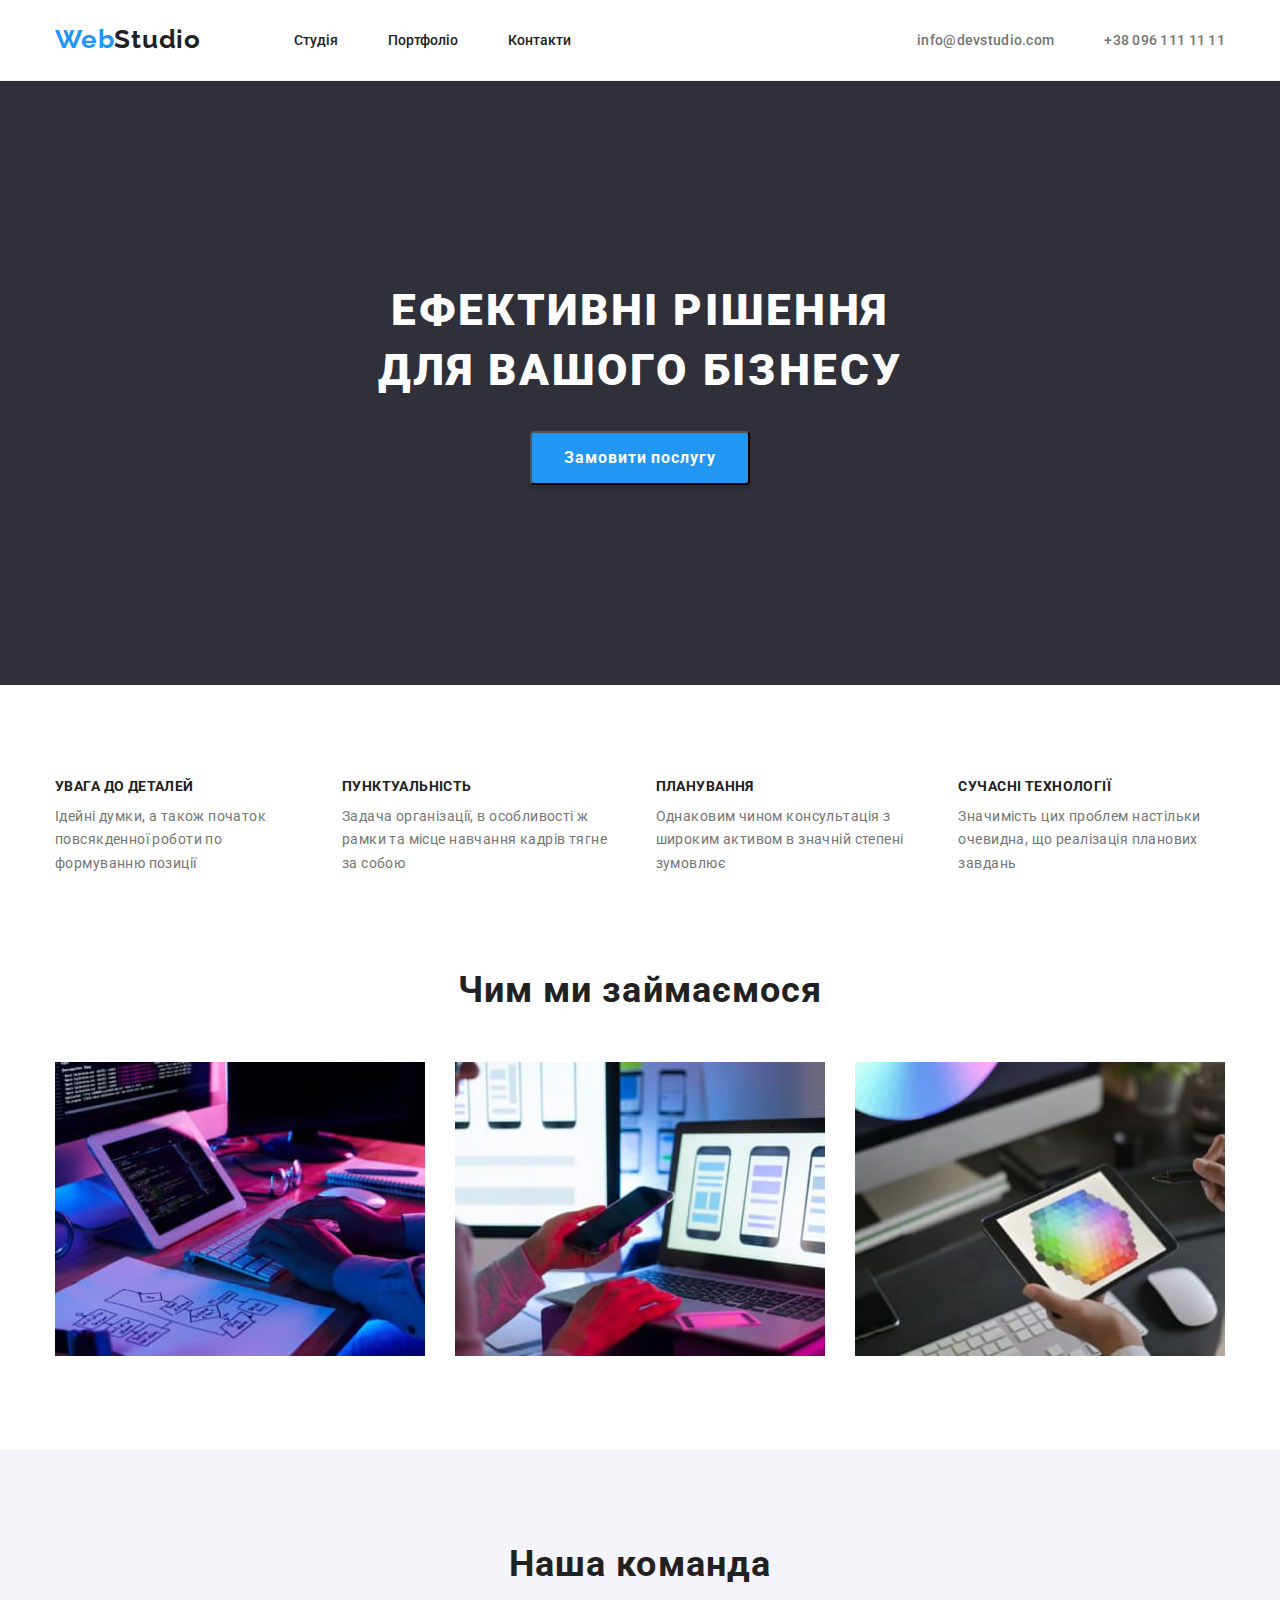
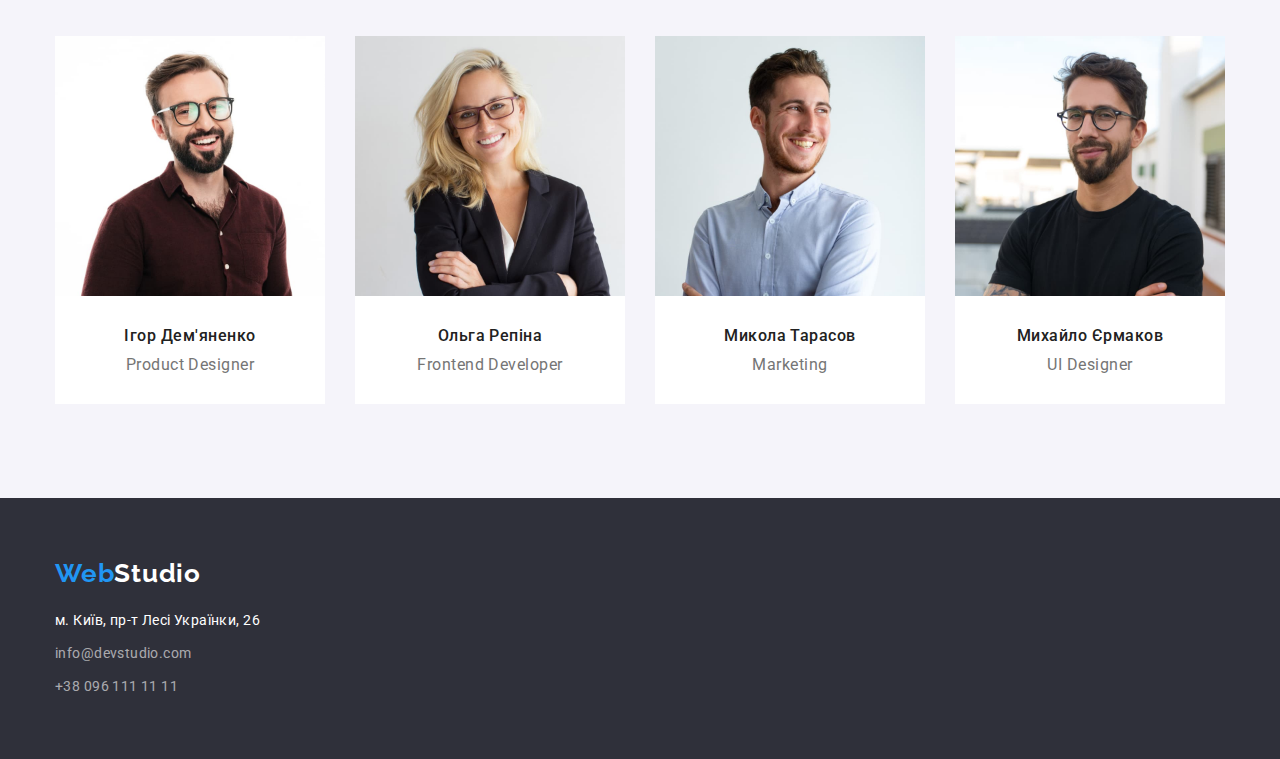
<file: index.html>
<!DOCTYPE html>
<html lang="en">
<head>
    <meta charset="UTF-8">
    <meta http-equiv="X-UA-Compatible" content="IE=edge">
    <meta name="viewport" content="width=device-width, initial-scale=1.0">
    <title>WebStudio</title>
    <link rel="preconnect" href="https://fonts.googleapis.com">
    <link rel="preconnect" href="https://fonts.gstatic.com" crossorigin>
    <link href="https://fonts.googleapis.com/css2?family=Raleway:wght@700&family=Roboto:wght@400;500;700;900&display=swap" 
        rel="stylesheet">
    <link rel="stylesheet" href="https://cdnjs.cloudflare.com/ajax/libs/modern-normalize/1.0.0/modern-normalize.min.css">
    <link rel="stylesheet" href="./css/styles.css">
</head>
<body>
    <!-- Шапка сторінки    -->
    <header class="header-section">
        <div class="container page-header">
            <a href="./index.html" class="main-title">Web<span class="title-textcolor">Studio</span></a>
            <nav class="navigation">
                <ul class="navigation-list">
                    <li class="nav-item"><a href="./index.html" class="navigation-link">Студія</a></li>
                    <li class="nav-item"><a href="./portfolio.html" class="navigation-link">Портфоліо</a></li>
                    <li class="nav-item"><a href="#" class="navigation-link">Контакти</a></li>
                </ul>
            </nav>
            <ul class="contact-header">
                <li class="nav-item"><a href="mailto:info@devstudio.com" class="navigation-contact">info@devstudio.com</a></li>
                <li class="nav-item"><a href="tel:+380961111111" class="navigation-contact">+38 096 111 11 11</a></li>
            </ul>
        </div>
    </header>
    <!-- Основна частина     -->
    <main>
        <!-- Секція з гаслом та кнопкою замовлення послуг    -->
        <section class="hero">
            <div class="container">
                <h1 class="hero-title">ЕФЕКТИВНІ РІШЕННЯ <br> ДЛЯ ВАШОГО БІЗНЕСУ</h1>
                <button type="button" class="main-button">Замовити послугу</button>
            </div>
        </section>
        <!-- Секція особливостей    -->
        <section class="section">
            <div class="container">
                <h2 class="visually-hidden">Особливості</h2>
                <ul class="features-list">
                    <li class="features-item">
                        <h3 class="features-title">Увага до деталей</h3>
                        <p class="features-text">Ідейні думки, а також початок повсякденної роботи по формуванню позиції</p>
                    </li>
                    <li class="features-item">
                        <h3 class="features-title">Пунктуальність</h3>
                        <p class="features-text">Задача організації, в особливості ж рамки та місце навчання кадрів тягне за собою</p>
                    </li>
                    <li class="features-item">
                        <h3 class="features-title">Планування</h3>
                        <p class="features-text">Однаковим чином консультація з широким активом в значній степені зумовлює</p>
                    </li>
                    <li class="features-item">
                        <h3 class="features-title">Сучасні технології</h3>
                        <p class="features-text">Значимість цих проблем настільки очевидна, що реалізація планових завдань</p>
                    </li>
                </ul>
            </div>
        </section>
        <!-- Секція чим ми займаємося    -->
        <section class="process-section">
            <div class="container">
                <h2 class="second-title">Чим ми займаємося</h2>
                <ul class="process-img-list">
                    <li class="process-item"><img src="./images/img1.1opt.jpg" alt="Створення плану дій" width="370"></li>
                    <li class="process-item"><img src="./images/img1.2opt.jpg" alt="Розробка дизайну" width="370"></li>
                    <li class="process-item"><img src="./images/img1.3opt.jpg" alt="Кольористика" width="370"></li>
                </ul>
            </div>
        </section>
        <!-- Секція команда    -->
        <section class="team section">
            <div class="container">
                <h2 class="second-title">Наша команда</h2>
                <ul class="team-list">
                    <li class="team-item">
                        <img src="./images/img2.1opt.jpg" alt="Ігор Дем'яненко" width="270">
                        <div class="worker-and-position">
                            <h3 class="workers">Ігор Дем'яненко</h3>
                            <p class="position">Product Designer</p>
                        </div>
                    </li>
                    <li class="team-item">
                        <img src="./images/img2.2opt.jpg" alt="Ольга Репіна" width="270">
                        <div class="worker-and-position">
                            <h3 class="workers">Ольга Репіна</h3>
                            <p class="position">Frontend Developer</p>
                        </div>
                    </li>
                    <li class="team-item">
                        <img src="./images/img2.3opt.jpg" alt="Микола Тарасов" width="270">
                        <div class="worker-and-position">
                            <h3 class="workers">Микола Тарасов</h3>
                            <p class="position">Marketing</p>
                        </div>
                    </li>
                    <li class="team-item">
                        <img src="./images/img2.4opt.jpg" alt="Михайло Єрмаков" width="270">
                        <div class="worker-and-position">
                            <h3 class="workers">Михайло Єрмаков</h3>
                            <p class="position">UI Designer</p>
                        </div>
                    </li>
                </ul>
            </div>
        </section>
    </main>
    <!-- Підвал сторінки    -->
    <footer class="footer-section">
        <div class="container">
            <a href="./index.html" class="main-title">Web<span class="title-textfooter">Studio</span></a>
            <address class="footer-address">
                <ul>
                    <li class="footer-item"><a href="https://goo.gl/maps/hZoYiyH5EYy9L1387" class="contact-address">м. Київ, пр-т Лесі Українки, 26</a></li>
                    <li class="footer-item"><a href="mailto:info@devstudio.com" class="contact-footer">info@devstudio.com</a></li>
                    <li class="footer-item"><a href="tel:+380961111111" class="contact-footer">+38 096 111 11 11</a></li>
                </ul>
            </address>
        </div>
    </footer>
    
</body>
</html>
</file>
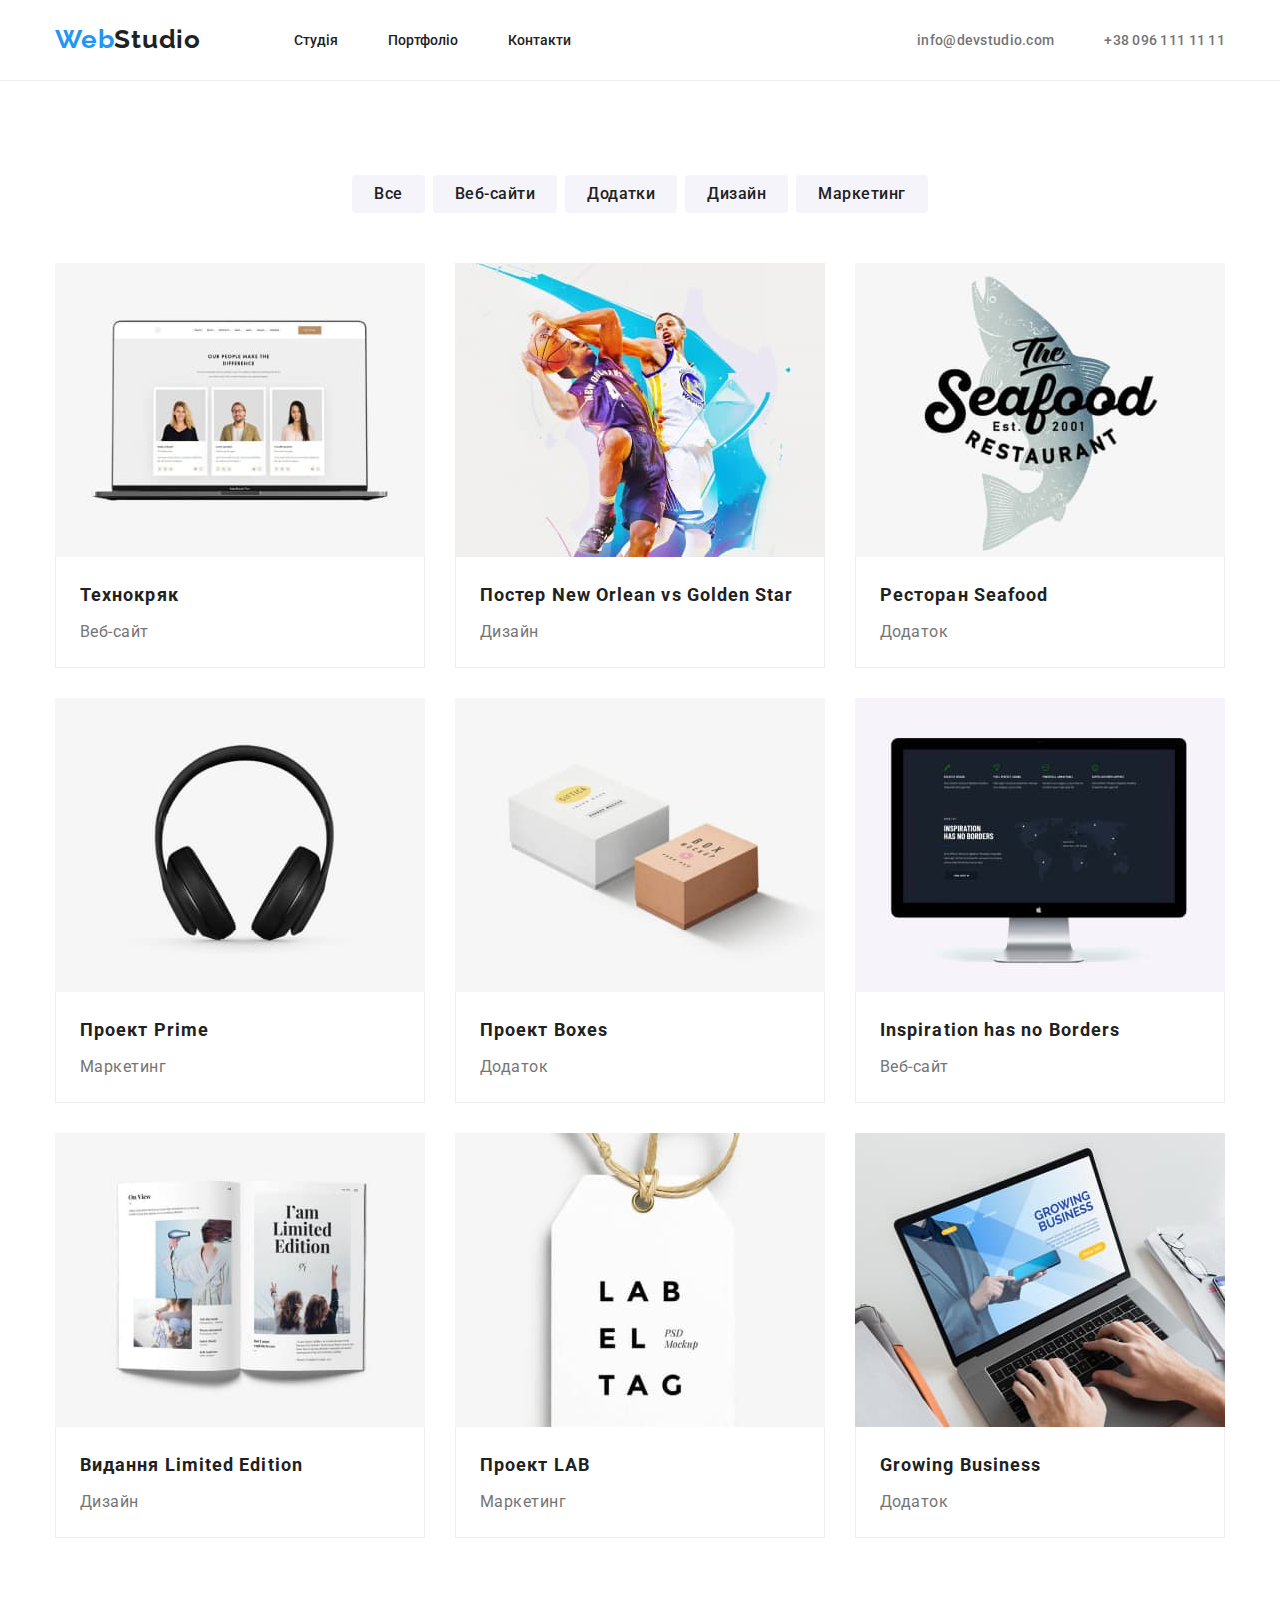
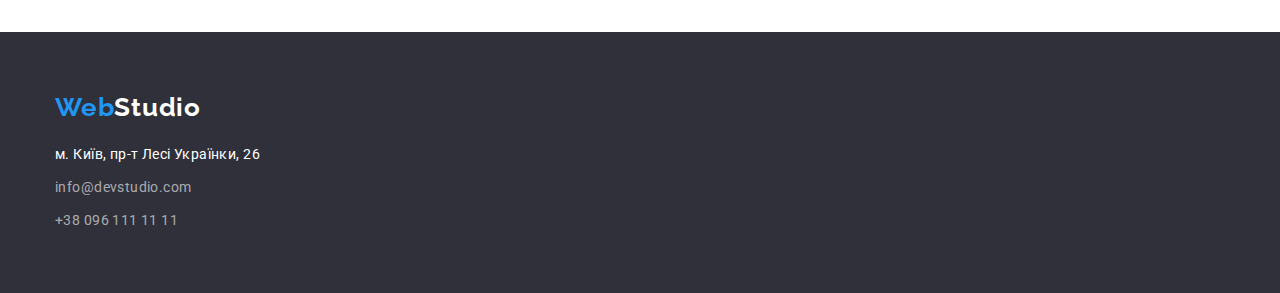
<file: portfolio.html>
<!DOCTYPE html>
<html lang="en">
<head>
    <meta charset="UTF-8">
    <meta http-equiv="X-UA-Compatible" content="IE=edge">
    <meta name="viewport" content="width=device-width, initial-scale=1.0">
    <title>WebStudio</title>
    <link rel="preconnect" href="https://fonts.googleapis.com">
    <link rel="preconnect" href="https://fonts.gstatic.com" crossorigin>
    <link href="https://fonts.googleapis.com/css2?family=Raleway:wght@700&family=Roboto:wght@400;500;700;900&display=swap"
        rel="stylesheet">
    <link rel="stylesheet" href="https://cdnjs.cloudflare.com/ajax/libs/modern-normalize/1.0.0/modern-normalize.min.css">
    <link rel="stylesheet" href="./css/styles.css">
</head>
<body>
    <!-- Шапка сторінки    -->
    <header class="header-section">
        <div class="container page-header">
            <a href="./index.html" class="main-title">Web<span class="title-textcolor">Studio</span></a>
            <nav class="navigation">
                <ul class="navigation-list">
                    <li class="nav-item"><a href="./index.html" class="navigation-link">Студія</a></li>
                    <li class="nav-item"><a href="./portfolio.html" class="navigation-link">Портфоліо</a></li>
                    <li class="nav-item"><a href="#" class="navigation-link">Контакти</a></li>
                </ul>
            </nav>
            <ul class="contact-header">
                <li class="nav-item"><a href="mailto:info@devstudio.com" class="navigation-contact">info@devstudio.com</a></li>
                <li class="nav-item"><a href="tel:+380961111111" class="navigation-contact">+38 096 111 11 11</a></li>
            </ul>
        </div>
    </header>
    <!-- Основна частина сторінки    -->
    <main>
        <section class="section">
            <div class="container">
                <h1 class="visually-hidden">Проекти</h1>
                <ul class="button-list">
                    <li class="button-item"><button type="button" class="filtr-button">Все</button></li>
                    <li class="button-item"><button type="button" class="filtr-button">Веб-сайти</button></li>
                    <li class="button-item"><button type="button" class="filtr-button">Додатки</button></li>
                    <li class="button-item"><button type="button" class="filtr-button">Дизайн</button></li>
                    <li class="button-item"><button type="button" class="filtr-button">Маркетинг</button></li>
                </ul>
                <ul class="project-list">
                    <li class="project-item">
                        <img src="./images/img3.1opt.jpg" alt="Технокряк" width="370">
                        <div class="project-name-and-type">
                            <h2 class="project-name">Технокряк</h2>
                            <p class="project-type">Веб-сайт</p>
                        </div>
                    </li>
                    <li class="project-item">
                        <img src="./images/img3.2opt.jpg" alt="Постер New Orlean vs Golden Star" width="370">
                        <div class="project-name-and-type">
                            <h2 class="project-name">Постер New Orlean vs Golden Star</h2>
                            <p class="project-type">Дизайн</p>
                        </div>
                    </li>
                    <li class="project-item">
                        <img src="./images/img3.3opt.jpg" alt="Ресторан Seafood" width="370">
                        <div class="project-name-and-type">
                            <h2 class="project-name">Ресторан Seafood</h2>
                            <p class="project-type">Додаток</p>
                        </div>
                    </li>
                    <li class="project-item">
                        <img src="./images/img3.4opt.jpg" alt="Проект Prime" width="370">
                        <div class="project-name-and-type">
                            <h2 class="project-name">Проект Prime</h2>
                            <p class="project-type">Маркетинг</p>
                        </div>
                    </li>
                    <li class="project-item">
                        <img src="./images/img3.5opt.jpg" alt="Проект Boxes" width="370">
                        <div class="project-name-and-type">
                            <h2 class="project-name">Проект Boxes</h2>
                            <p class="project-type">Додаток</p>
                        </div>
                    </li>
                    <li class="project-item">
                        <img src="./images/img3.6opt.jpg" alt="Inspiration has no Borders" width="370">
                        <div class="project-name-and-type">
                            <h2 class="project-name">Inspiration has no Borders</h2>
                            <p class="project-type">Веб-сайт</p>
                        </div>
                    </li>
                    <li class="project-item">
                        <img src="./images/img3.7opt.jpg" alt="Видання Limited Edition" width="370">
                        <div class="project-name-and-type">
                            <h2 class="project-name">Видання Limited Edition</h2>
                            <p class="project-type">Дизайн</p>
                        </div>
                    </li>
                    <li class="project-item">
                        <img src="./images/img3.8opt.jpg" alt="Проект LAB" width="370">
                        <div class="project-name-and-type">
                            <h2 class="project-name">Проект LAB</h2>
                            <p class="project-type">Маркетинг</p>
                        </div>
                    </li>
                    <li class="project-item">
                        <img src="./images/img3.9opt.jpg" alt="Growing Business" width="370">
                        <div class="project-name-and-type">
                            <h2 class="project-name">Growing Business</h2>
                            <p class="project-type">Додаток</p>
                        </div>
                    </li>
                </ul>
            </div>
        </section>
    </main>
    <!-- Підвал сторінки    -->
    <footer class="footer-section">
        <div class="container">
            <a href="./index.html" class="main-title">Web<span class="title-textfooter">Studio</span></a>
            <address class="footer-address">
                <ul>
                    <li class="footer-item"><a href="https://goo.gl/maps/hZoYiyH5EYy9L1387" class="contact-address">м. Київ, пр-т Лесі Українки, 26</a></li>
                    <li class="footer-item"><a href="mailto:info@devstudio.com" class="contact-footer">info@devstudio.com</a></li>
                    <li class="footer-item"><a href="tel:+380961111111" class="contact-footer">+38 096 111 11 11</a></li>
                </ul>
            </address>
        </div>
    </footer>
</body>
</html>
</file>
<file: css/styles.css>
:root {
    --bluecolor: #2196f3;
    --whitecolor: #ffffff;
    --maincolor: #212121;
    --navcontactcolor: #757575;
    --backgroundcolordark: #2f303a;
    --backgroundcolorlight: #f5f4fa;
}
body {
    font-family: 'Roboto', sans-serif;
    color: var(--maincolor);
}
h1, h2, h3, p {
    margin: 0;
}
ul {
    margin: 0;
    padding: 0;
    list-style: none;
}
img {
    display: block;
    max-width: 100%;
    height: auto;
}
.container {
    width: 1200px;
    margin: 0 auto;
    padding: 0 15px;
}

.section {
    padding: 94px 0;
}
/*Класи для хедера*/
.header-section {
    border-bottom: 1px solid #EEEEEE;
}
.page-header {
    display: flex;
    align-items: center;
}
.page-header a {
    padding: 24px 0 25px 0;
}
.main-title {
    font-family: 'Raleway', sans-serif;
    color: var(--bluecolor);
    text-decoration: none;
    font-weight: 700;
    font-size: 26px;
    line-height: 1.19;
    letter-spacing: 0.03em;
}
.title-textcolor {
    color: var(--maincolor);
}
.navigation {
    margin: 0 0 0 93px;
}
.navigation-list {
    display: flex;
    margin: 0;
    padding: 0;
}
.nav-item:not(:first-child) {
    margin-left: 50px;
}
.navigation-link {
    color: var(--maincolor);
    text-decoration: none;
    font-weight: 500;
    font-size: 14px;
    line-height: 1.14;
    text-decoration: none;
}
.navigation-link:hover,
.navigation-link:focus,
.navigation-contact:hover,
.navigation-contact:focus {
    color: var(--bluecolor);
}
.navigation-contact {
    color: var(--navcontactcolor);
    text-decoration: none;
    font-weight: 500;
    font-size: 14px;
    line-height: 1.14;
    letter-spacing: 0.02em;
}
.contact-header {
    margin: 0 0 0 auto;
    display: flex;
    padding: 0;
}
/*Класи для хіросекшн*/
.hero {
    background: var(--backgroundcolordark);
    padding: 200px 0;
}
.hero-title {
    color: var(--whitecolor);
    text-align: center;
    font-weight: 900;
    font-size: 44px;
    line-height: 1.36;
    letter-spacing: 0.06em;
    margin:0;
}
.main-button {
    display: block;
    cursor: pointer;
    background: var(--bluecolor);
    color: var(--whitecolor);
    padding: 10px 32px;
    font-weight: 700;
    font-size: 16px;
    line-height: 1.875;
    letter-spacing: 0.06em;
    border-radius: 4px;
    box-shadow: 0px 4px 4px rgba(0, 0, 0, 0.15);
    margin: 30px auto 0 auto;
}
/*Класи для секцій Особливості та Чим ми займаємося*/
.visually-hidden {
    position: absolute;
    width: 1px;
    height: 1px;
    margin: -1px;
    border: 0;
    padding: 0;
    white-space: nowrap;
    clip-path: inset(100%);
    clip: rect(0 0 0 0);
    overflow: hidden;
}
.second-title {
    color: var(--maincolor);
    font-weight: 700;
    font-size: 36px;
    line-height: 1.16;
    letter-spacing: 0.03em;
    text-align: center;
    margin: 0;
    padding: 0;
}
.features-list {
    display: flex;
    padding: 0;
    margin: 0;
}
.features-title {
    color: var(--maincolor);
    font-weight: 700;
    font-size: 14px;
    line-height: 1.14;
    letter-spacing: 0.03em;
    text-transform: uppercase;
}
.features-text {
    color: var(--navcontactcolor);
    font-size: 14px;
    line-height: 1.71;
    letter-spacing: 0.03em;
    margin-top: 10px;
}
.process-section {
    padding: 0 0 94px 0;
}
.process-img-list {
    display: flex;
    margin: 50px 0 0 0;
}
.features-item:not(:first-child),
.process-item:not(:first-child),
.team-item:not(:first-child) {
    margin-left: 30px;
}
/*Класи для секції Команда*/
.team {
    background-color: var(--backgroundcolorlight);
}
.team-list {
    display: flex;
    margin: 50px 0 0 0;
}
.team-item {
    background-color: var(--whitecolor);
}
.worker-and-position {
    padding: 30px 0;
}
.workers {
    color: var(--maincolor);
    font-weight: 500;
    font-size: 16px;
    line-height: 1.1875;
    letter-spacing: 0.03em;
    text-align: center;
    margin-bottom: 10px;
}
.position {
    color: var(--navcontactcolor);
    font-size: 16px;
    line-height: 1.19;
    letter-spacing: 0.03em;
    text-align: center;
    margin: 0;
}
/*Класи для футера*/
.footer-section {
    background-color: var(--backgroundcolordark);
    padding: 60px 0;
}
.footer-address {
    margin-top: 20px;    
}
/*Для всіх елементів починаючи з другого ставимо верхній маржин*/
.footer-item:nth-child(n+2) {
    margin-top: 9px;
}
.contact-address {
    color: var(--whitecolor);
    text-decoration: none;
    font-style: normal;
    font-size: 14px;
    line-height: 1.71;
    letter-spacing: 0.03em;
}
.contact-footer {
    color: rgba(255, 255, 255, 0.6);
    text-decoration: none;
    font-style: normal;
    font-size: 14px;
    line-height: 1.71;
    letter-spacing: 0.03em;
}
.title-textfooter {
    color: var(--whitecolor);
}
/*Класи для Портфоліо*/
.button-list {
    display: flex;
    justify-content: center;
    padding: 0;
    margin: 0;
}
.button-item:not(:first-child) {
    margin-left: 8px;
}
.filtr-button {
    cursor: pointer;
    background-color: #f5f4fa;
    color: var(--maincolor);
    font-weight: 500;
    font-size: 16px;
    line-height: 1.61;
    letter-spacing: 0.03em;
    border-radius: 4px;
    border-color: #ffffff;
    border-style: hidden;
    padding: 6px 22px 6px 22px;
}
.filtr-button:hover,
.filtr-button:focus {
    cursor: pointer;
    background-color: var(--bluecolor);
    color: var(--whitecolor);
}
.project-list {
    display: flex;
    flex-wrap: wrap;
    justify-content: center;
    padding: 0;
    margin-top: 50px;
}
/*Визначаємо лівий маржин по замовчуванню*/
.project-item {
    margin-left: 30px;
    max-width: 370px;
}
/*Кожен третій починаючи з першого обнуляємо лівий маржин визначений вище*/
.project-item:nth-child(3n+1) {
    margin: 0;
}
/*Для всіх проектів починаючи з четвертого ставимо верхній маржин*/
.project-item:nth-child(n+4) {
    margin-top: 30px;
}
.project-name-and-type {
    padding: 20px 24px;
    border-left: 1px solid #EEEEEE;
    border-bottom: 1px solid #EEEEEE;
    border-right: 1px solid #EEEEEE;
}
.project-name {
    color: var(--maincolor);
    font-weight: 700;
    font-size: 18px;
    line-height: 2.0;
    letter-spacing: 0.06em;
    margin-bottom: 4px;
}
.project-type {
    color: var(--navcontactcolor);
    font-size: 16px;
    line-height: 1.88;
    letter-spacing: 0.03em;
}
</file>
